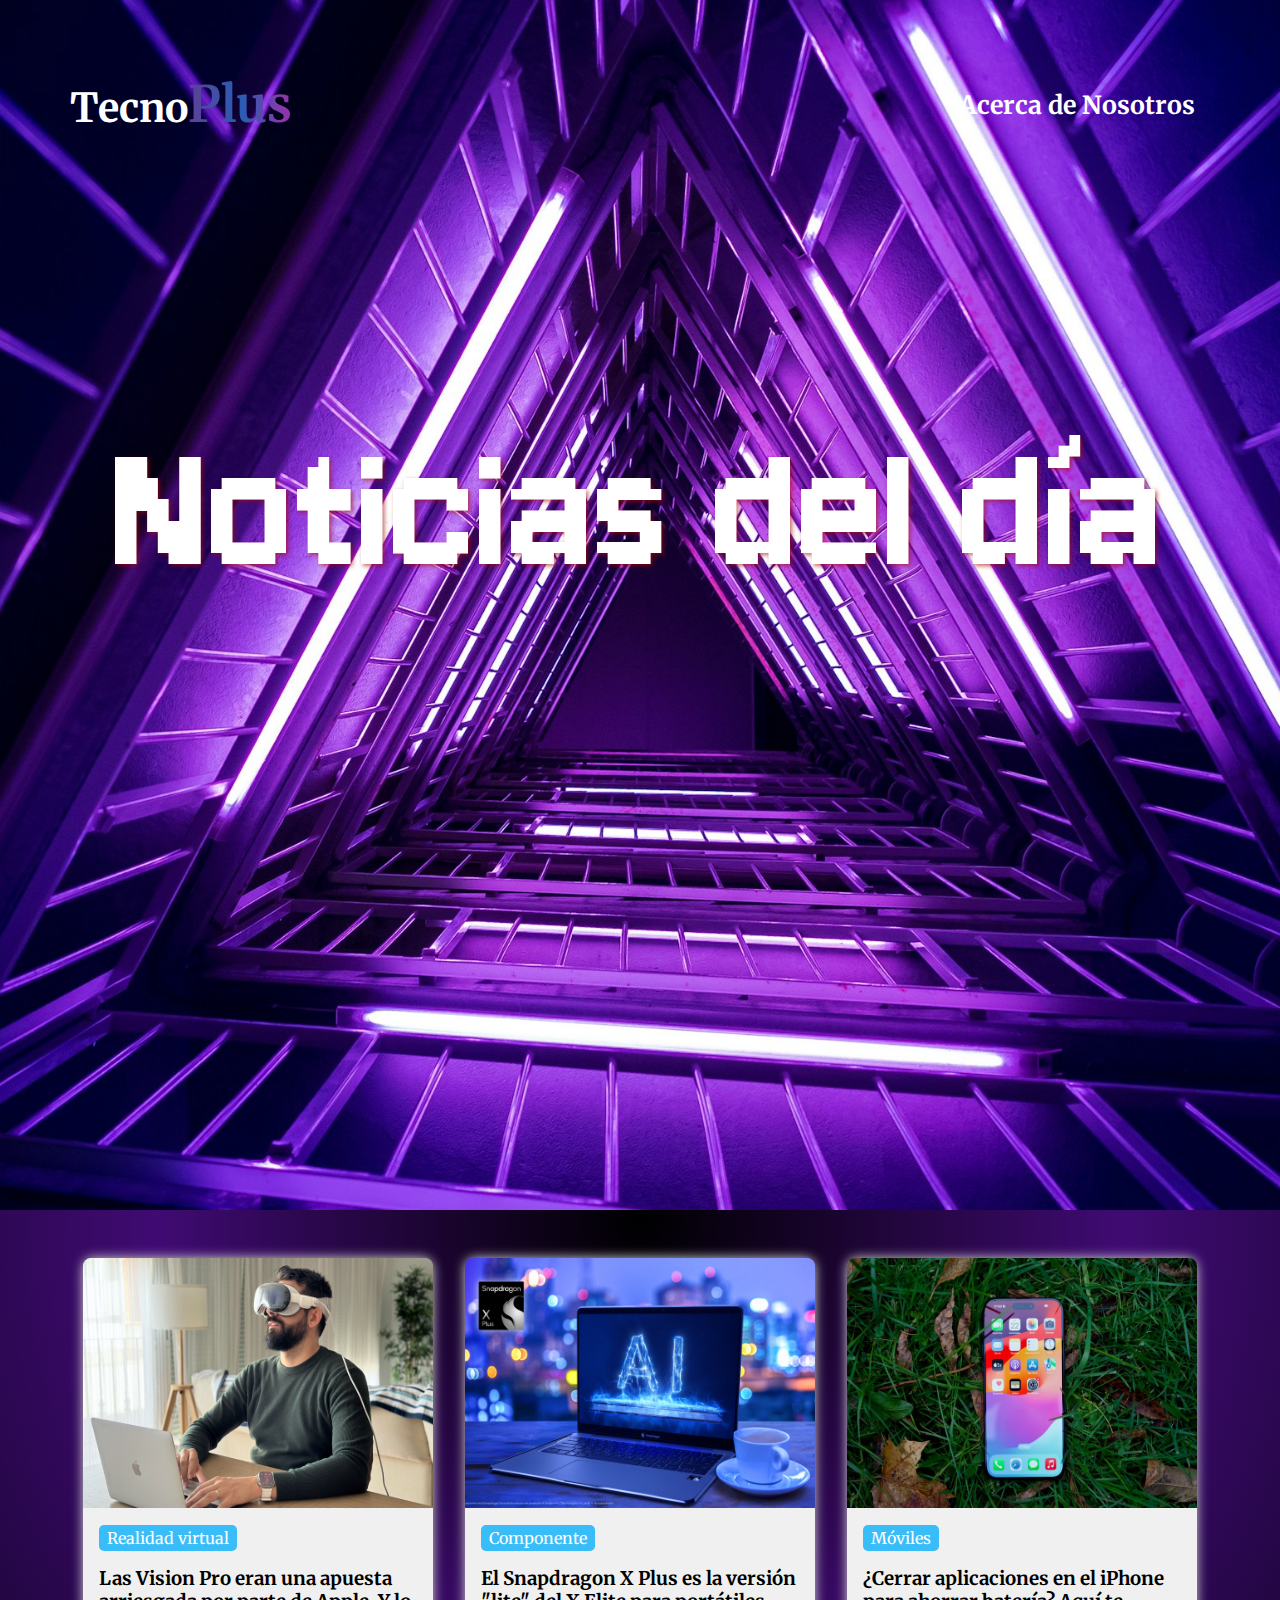
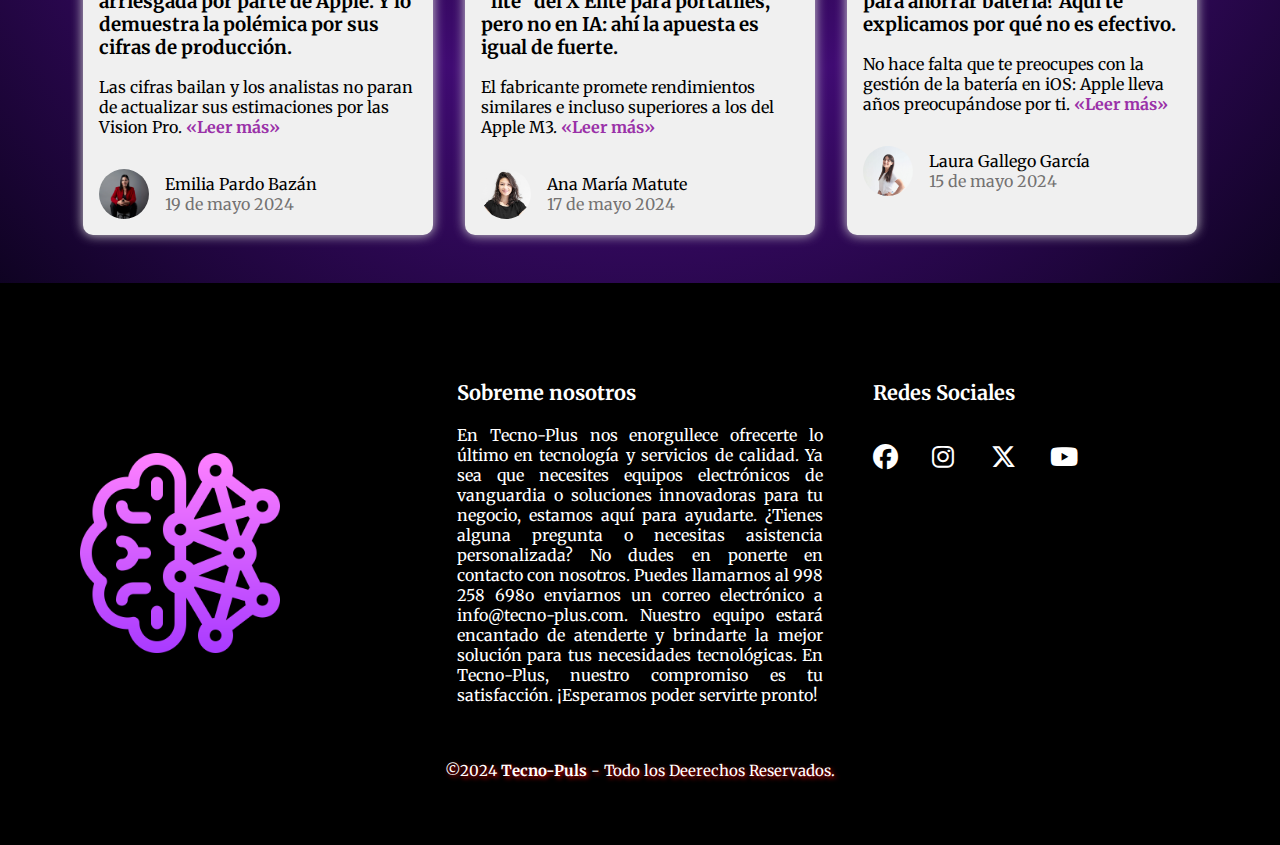
<file: index.html>
<!DOCTYPE html>
<html lang="es">

<head>
    <meta charset="UTF-8">
    <meta name="viewport" content="width=device-width, initial-scale=1.0">
    <link rel="stylesheet" href="styles.css">
    <link rel="icon" href="./img/navigation_9974937.png">
    <link rel="stylesheet" href="all.css">
    <title>TecnoPlus</title>
</head>

<body>
    <header class="encabezado">
        <nav>
            <h2 class="logo-web"><a href="index.html">Tecno<span id="plus">Plus</a></span></h2>
            <ul>
                <li class="seccion"><a href="AcercadeNosotros.html">Acerca de Nosotros</a></li>
            </ul>
        </nav>
        <div class="titulo-web">
            <h1>Noticias del día</h1>
        </div>
    </header>
    <div class="tarjeta-envoltorio">
        <article class="tarjeta">
            <header class="encabezado-tarjeta">
                <a href="./visionpro.html"><img src="./img/vision-pro.jpeg" alt="ia"></a>
            </header>
            <footer class="pie-tarjeta">
                <div class="categoria-tarjeta">
                    <span>Realidad virtual</span>
                </div>
                <div class="texto-tarjeta">
                    <h3>Las Vision Pro eran una apuesta arriesgada por parte de Apple. Y lo demuestra la polémica por sus cifras de producción.</h3>

                    <p>Las cifras bailan y los analistas no paran de actualizar sus estimaciones por las Vision Pro. <span class="texto-mas"><a href="./visionpro.html">&laquo;Leer más&raquo;</a></span></p>
                </div>
                <div class="perfil-tarjeta">
                    <div class="img-perfil-tarjeta">
                        <img src="./img/foto-perfil.webp" alt="img-perfil">
                    </div>
                    <div class="texto-perfil-tarjeta">
                        <span>Emilia Pardo Bazán</span>
                        <span>19 de mayo 2024</span>
                    </div>
                </div>
            </footer>
        </article>
        <article class="tarjeta">
            <header class="encabezado-tarjeta">
                <a href="./cpu.html"><img src="./img/portatiles-ia.jpeg" alt="ia"></a>
            </header>
            <footer class="pie-tarjeta">
                <div class="categoria-tarjeta">
                    <span>Componente</span>
                </div>
                <div class="texto-tarjeta">
                    <h3>El Snapdragon X Plus es la versión "lite" del X Elite para portátiles, pero no en IA: ahí la apuesta es igual de fuerte.</h3>
                    <p>El fabricante promete rendimientos similares e incluso superiores a los del Apple M3. <span class="texto-mas"><a href="./cpu.html">&laquo;Leer más&raquo;</a></span></p>
                </div>
                <div class="perfil-tarjeta">
                    <div class="img-perfil-tarjeta">
                        <img src="./img/perfil-2.jpg" alt="img-perfil">
                    </div>
                    <div class="texto-perfil-tarjeta">
                        <span>Ana María Matute</span>
                        <span>17 de mayo 2024</span>
                    </div>
                </div>
            </footer>
        </article>
        <article class="tarjeta">
            <header class="encabezado-tarjeta">
                <a href="./iphone.html"> <img src="./img/iphone.jpeg" alt="ia"></a>
            </header>
            <footer class="pie-tarjeta">
                <div class="categoria-tarjeta">
                    <span>Móviles</span>
                </div>
                <div class="texto-tarjeta">
                    <h3>¿Cerrar aplicaciones en el iPhone para ahorrar batería? Aquí te explicamos por qué no es efectivo.</h3>

                    <p>No hace falta que te preocupes con la gestión de la batería en iOS: Apple lleva años preocupándose por ti. <span class="texto-mas"><a href="./iphone.html">&laquo;Leer más&raquo;</a></span></p>
                </div>
                <div class="perfil-tarjeta">
                    <div class="img-perfil-tarjeta">
                        <img src="./img/perfil-3.png" alt="img-perfil">
                    </div>
                    <div class="texto-perfil-tarjeta">
                        <span>Laura Gallego García</span>
                        <span>15 de mayo 2024</span>
                    </div>
                </div>
            </footer>
        </article>
    </div>
    <footer class="pie-pagina">
        <div class="grupo-1">
            <div class="caja">
                <figure>
                    <a href="">
                        <img src="./img/navigation_9974937.png" alt="logo-tecno-plus">
                    </a>
                </figure>
            </div>
            <div class="caja">
                <h2>Sobreme nosotros</h2>
                <p class="texto-nosotros">En Tecno-Plus nos enorgullece ofrecerte lo último en tecnología y servicios de calidad. Ya sea que necesites equipos electrónicos de vanguardia o soluciones innovadoras para tu negocio, estamos aquí para ayudarte.

                    ¿Tienes alguna pregunta o necesitas asistencia personalizada? No dudes en ponerte en contacto con nosotros. Puedes llamarnos al 998 258 698o enviarnos un correo electrónico a info@tecno-plus.com. Nuestro equipo estará encantado de atenderte y brindarte la mejor solución para tus necesidades tecnológicas.
                    
                    En Tecno-Plus, nuestro compromiso es tu satisfacción. ¡Esperamos poder servirte pronto!</p>
            </div>
            <div class="caja">
                <h2>Redes Sociales</h2>
                <div class="redes-sociales">
                    <a href="https://www.facebook.com/Xataka/?locale=es_ES" target="_blank" class="icono-facebook"><i class="fa-brands fa-facebook"></i></a>
                    <a href="https://www.instagram.com/xataka/?hl=es" target="_blank" class="icono-instagram"><i class="fa-brands fa-instagram"></i></a>
                    <a href="https://twitter.com/xataka?ref_src=twsrc%5Egoogle%7Ctwcamp%5Eserp%7Ctwgr%5Eauthor" target="_blank" class="icono-twitter"><i class="fa-brands fa-x-twitter"></i></a>
                    <a href="https://www.youtube.com/@XatakaTV" target="_blank" class="icono-youtube"><i class="fa-brands fa-youtube"></i></a>
                </div>
            </div>
        </div>
        <div class="grupo-2">
            <small>&copy;2024 <b>Tecno-Puls</b> - Todo los Deerechos Reservados.</small>
        </div>
    </footer>
</body> 

</html>
</file>
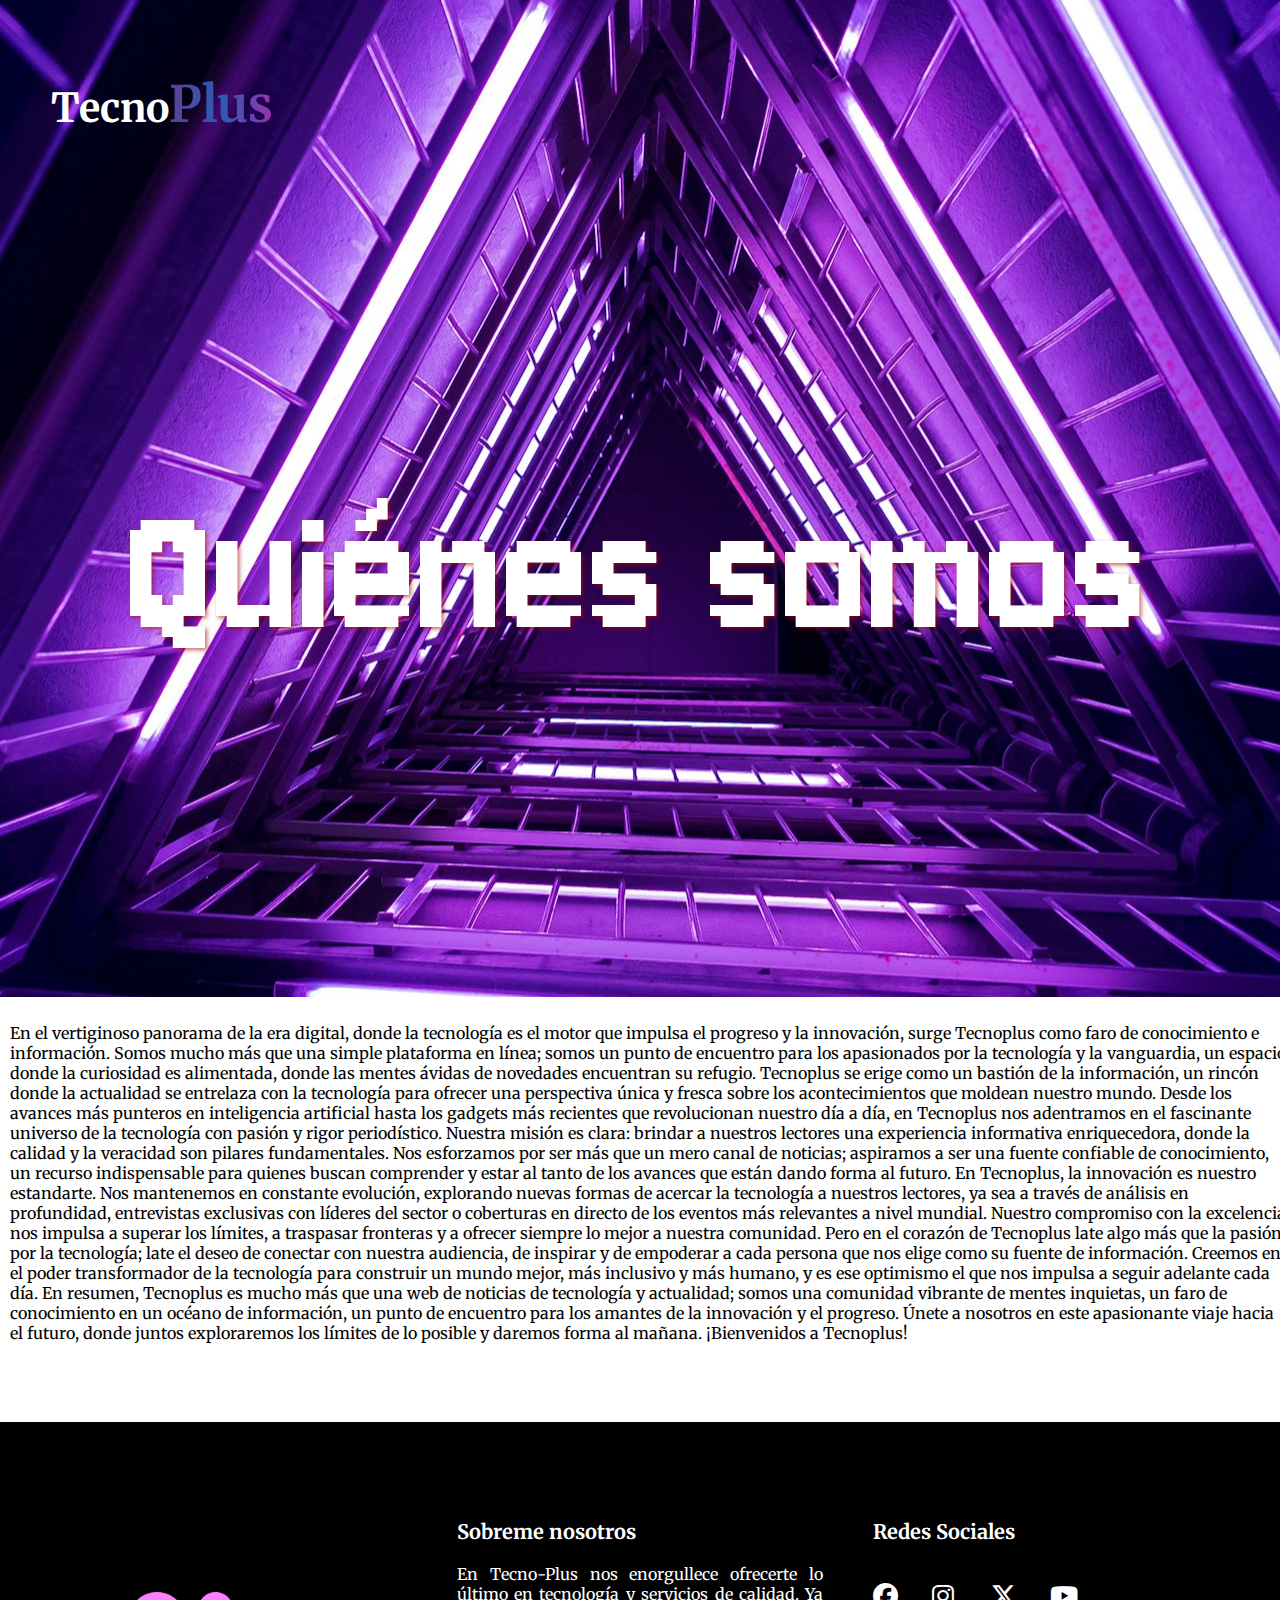
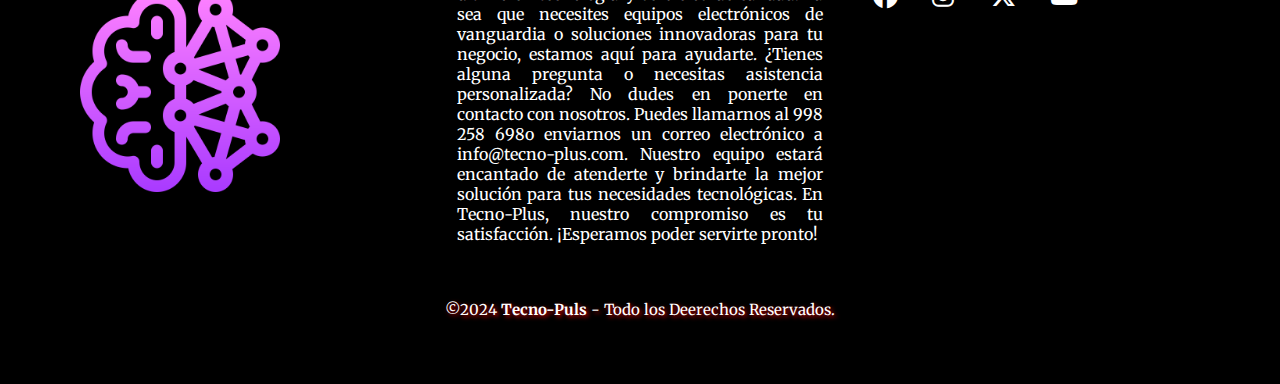
<file: AcercadeNosotros.html>
<!DOCTYPE html>
<html lang="es">
<head>
    <meta charset="UTF-8">
    <meta name="viewport" content="width=device-width, initial-scale=1.0">
    <link rel="stylesheet" href="styles2.css">
    <link rel="stylesheet" href="/all.css">
    <title>Document</title>
</head>
<body>
    <header> 
        <nav>
            <h2 class="logo-web"><a href="index.html">Tecno<span id="plus">Plus</a></span></h2>
        </nav>
        <h1 class="titulo-web">Quiénes somos</h1>
    </header>
    <div class="contenedor-texto">
        <p class="texto-presentacion">
            En el vertiginoso panorama de la era digital, donde la tecnología es el motor que impulsa el progreso y la innovación, surge Tecnoplus como faro de conocimiento e información. Somos mucho más que una simple plataforma en línea; somos un punto de encuentro para los apasionados por la tecnología y la vanguardia, un espacio donde la curiosidad es alimentada, donde las mentes ávidas de novedades encuentran su refugio.

            Tecnoplus se erige como un bastión de la información, un rincón donde la actualidad se entrelaza con la tecnología para ofrecer una perspectiva única y fresca sobre los acontecimientos que moldean nuestro mundo. Desde los avances más punteros en inteligencia artificial hasta los gadgets más recientes que revolucionan nuestro día a día, en Tecnoplus nos adentramos en el fascinante universo de la tecnología con pasión y rigor periodístico.

            Nuestra misión es clara: brindar a nuestros lectores una experiencia informativa enriquecedora, donde la calidad y la veracidad son pilares fundamentales. 
            
            Nos esforzamos por ser más que un mero canal de noticias; aspiramos a ser una fuente confiable de conocimiento, un recurso indispensable para quienes buscan comprender y estar al tanto de los avances que están dando forma al futuro.

            En Tecnoplus, la innovación es nuestro estandarte. Nos mantenemos en constante evolución, explorando nuevas formas de acercar la tecnología a nuestros lectores, ya sea a través de análisis en profundidad, entrevistas exclusivas con líderes del sector o coberturas en directo de los eventos más relevantes a nivel mundial. Nuestro compromiso con la excelencia nos impulsa a superar los límites, a traspasar fronteras y a ofrecer siempre lo mejor a nuestra comunidad.

            Pero en el corazón de Tecnoplus late algo más que la pasión por la tecnología; late el deseo de conectar con nuestra audiencia, de inspirar y de empoderar a cada persona que nos elige como su fuente de información. Creemos en el poder transformador de la tecnología para construir un mundo mejor, más inclusivo y más humano, y es ese optimismo el que nos impulsa a seguir adelante cada día.

            En resumen, Tecnoplus es mucho más que una web de noticias de tecnología y actualidad; somos una comunidad vibrante de mentes inquietas, un faro de conocimiento en un océano de información, un punto de encuentro para los amantes de la innovación y el progreso. Únete a nosotros en este apasionante viaje hacia el futuro, donde juntos exploraremos los límites de lo posible y daremos forma al mañana. ¡Bienvenidos a Tecnoplus!
        </p>
    </div>
        <footer class="pie-pagina">
            <div class="grupo-1">
                <div class="caja">
                    <figure>
                        <a href="">
                            <img src="./img/navigation_9974937.png" alt="logo-tecno-plus">
                        </a>
                    </figure>
                </div>
                <div class="caja">
                    <h2>Sobreme nosotros</h2>
                    <p>En Tecno-Plus nos enorgullece ofrecerte lo último en tecnología y servicios de calidad. Ya sea que necesites equipos electrónicos de vanguardia o soluciones innovadoras para tu negocio, estamos aquí para ayudarte.
    
                        ¿Tienes alguna pregunta o necesitas asistencia personalizada? No dudes en ponerte en contacto con nosotros. Puedes llamarnos al 998 258 698o enviarnos un correo electrónico a info@tecno-plus.com. Nuestro equipo estará encantado de atenderte y brindarte la mejor solución para tus necesidades tecnológicas.
                        
                        En Tecno-Plus, nuestro compromiso es tu satisfacción. ¡Esperamos poder servirte pronto!</p>
                </div>
                <div class="caja">
                    <h2>Redes Sociales</h2>
                    <div class="redes-sociales">
                        <a href="https://www.facebook.com/Xataka/?locale=es_ES" target="_blank" class="icono-facebook"><i class="fa-brands fa-facebook"></i></a>
                        <a href="https://www.instagram.com/xataka/?hl=es" target="_blank" class="icono-instagram"><i class="fa-brands fa-instagram"></i></a>
                        <a href="https://twitter.com/xataka?ref_src=twsrc%5Egoogle%7Ctwcamp%5Eserp%7Ctwgr%5Eauthor" target="_blank" class="icono-twitter"><i class="fa-brands fa-x-twitter"></i></a>
                        <a href="https://www.youtube.com/@XatakaTV" target="_blank" class="icono-youtube"><i class="fa-brands fa-youtube"></i></a>
                    </div>
                </div>
            </div>
            <div class="grupo-2">
                <small>&copy;2024 <b>Tecno-Puls</b> - Todo los Deerechos Reservados.</small>
            </div>
        </footer>
</body>
</html>
</file>
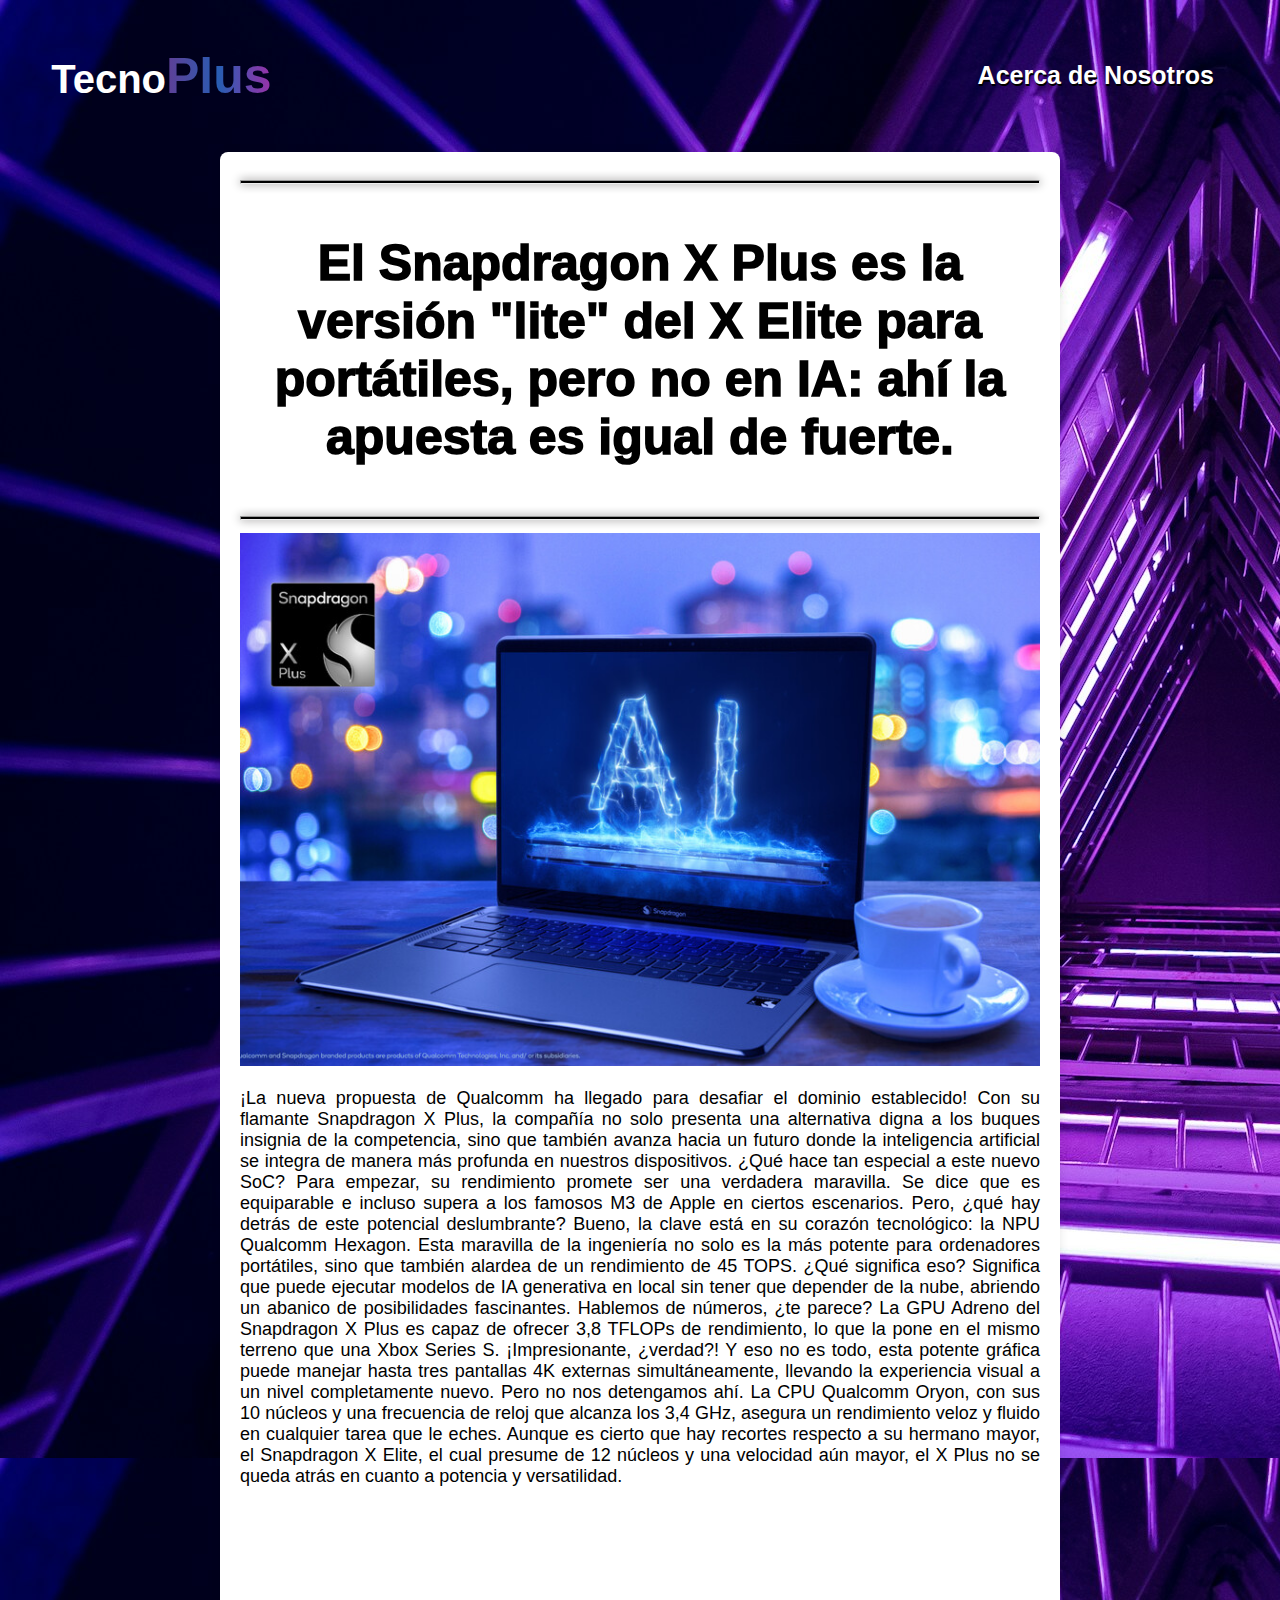
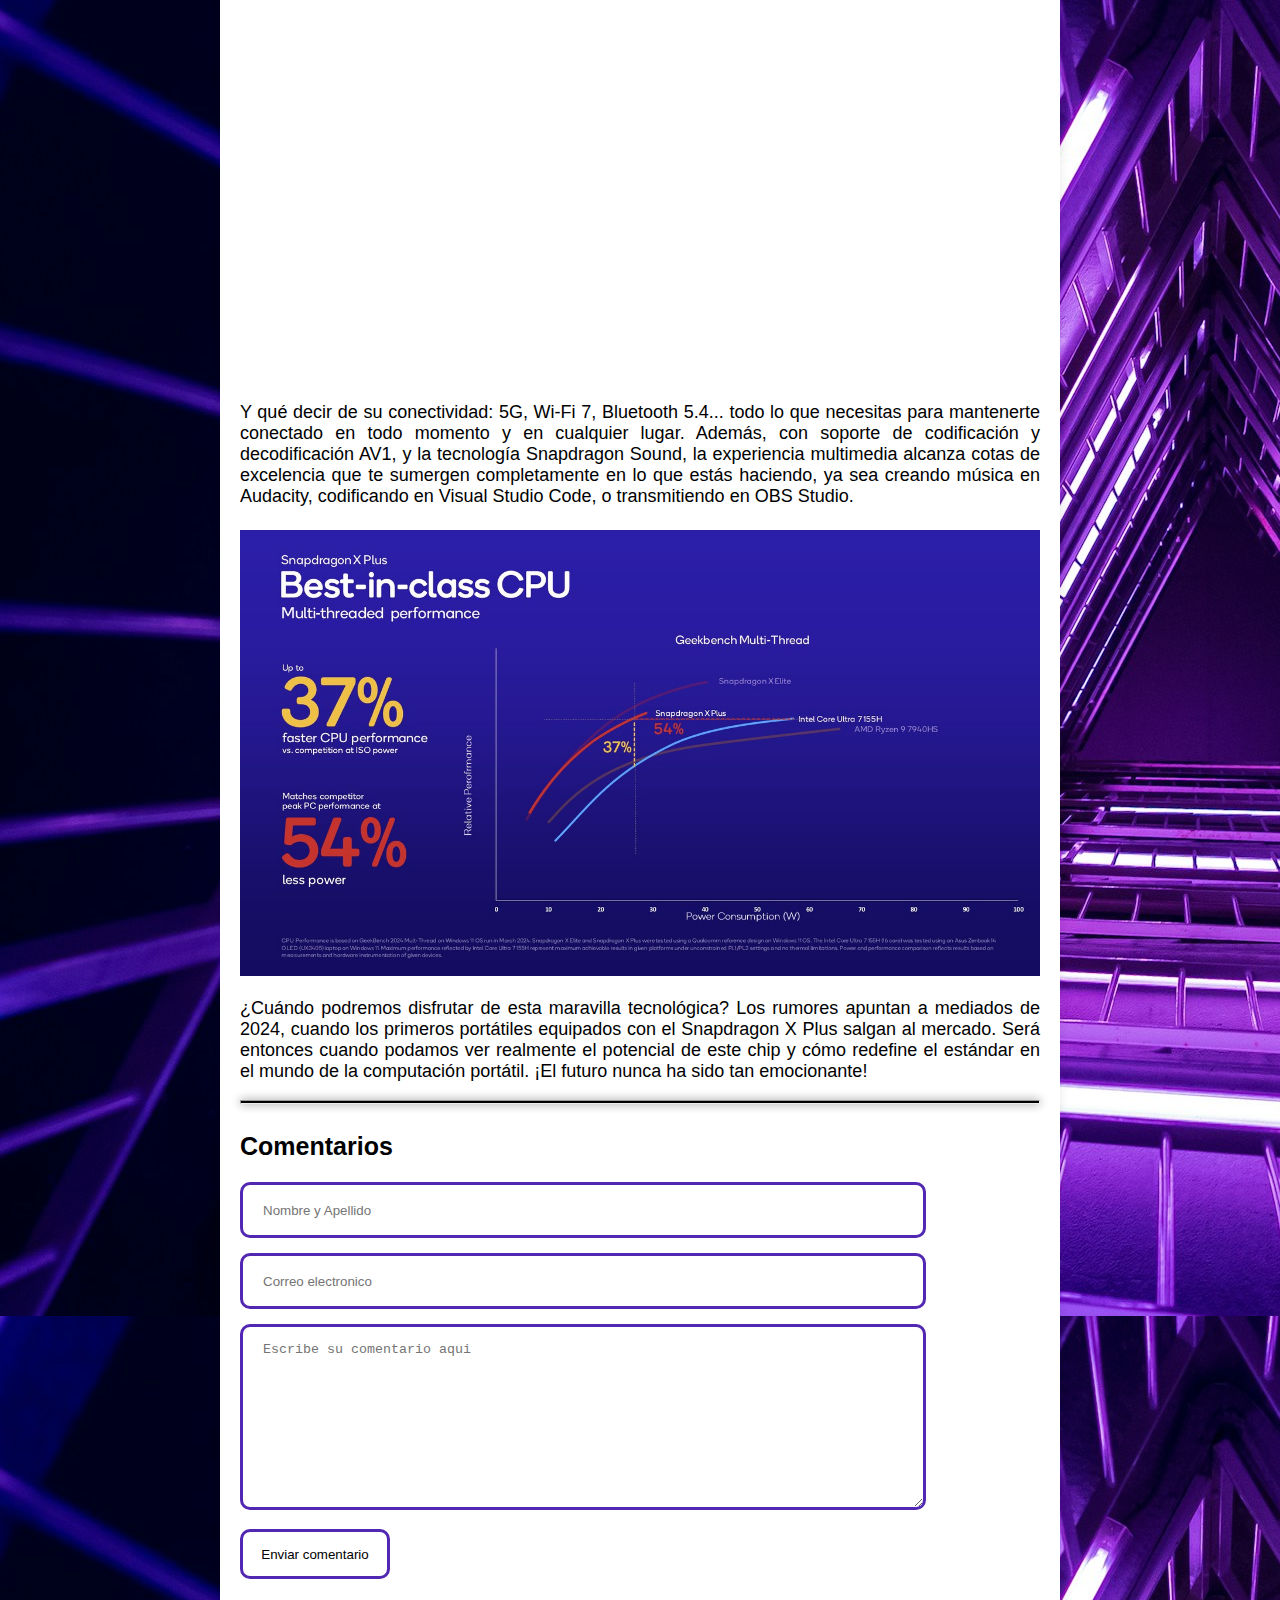
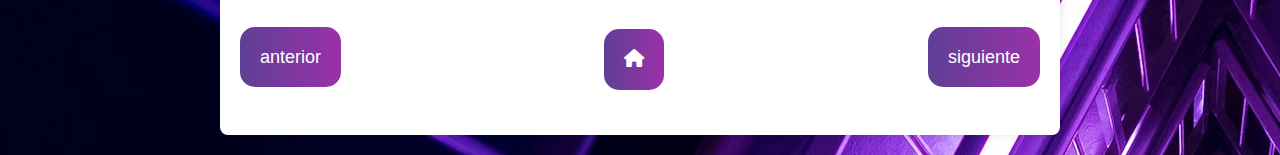
<file: cpu.html>
<!DOCTYPE html>
<html lang="es">
<head>
    <meta charset="UTF-8">
    <meta name="viewport" content="width=device-width, initial-scale=1.0">
    <link rel="stylesheet" href="./cpu.css">
    <link rel="stylesheet" href="/all.css">
    <title>Document</title>
</head>

<body>
    <header>
        <nav>
            <h1 class="logo-web"><a href="index.html">Tecno<span id="plus">Plus</a></span></h1>
            <ul>
                <li class="seccion"><a href="AcercadeNosotros.html">Acerca de Nosotros</a></li>
            </ul>
        </nav>
    </header>
    <div class="contenedor">
        <hr class="liena">
        <h3>El Snapdragon X Plus es la versión "lite" del X Elite para portátiles, pero no en IA: ahí la apuesta es igual de fuerte.</h3>
        <hr class="liena">
        <img class="portada-news" src="./img/portatiles-ia.jpeg" alt="">
        <p>¡La nueva propuesta de Qualcomm ha llegado para desafiar el dominio establecido! Con su flamante Snapdragon X Plus, la compañía no solo presenta una alternativa digna a los buques insignia de la competencia, sino que también avanza hacia un futuro donde la inteligencia artificial se integra de manera más profunda en nuestros dispositivos.
            
            ¿Qué hace tan especial a este nuevo SoC? Para empezar, su rendimiento promete ser una verdadera maravilla. Se dice que es equiparable e incluso supera a los famosos M3 de Apple en ciertos escenarios. Pero, ¿qué hay detrás de este potencial deslumbrante? Bueno, la clave está en su corazón tecnológico: la NPU Qualcomm Hexagon. Esta maravilla de la ingeniería no solo es la más potente para ordenadores portátiles, sino que también alardea de un rendimiento de 45 TOPS. ¿Qué significa eso? Significa que puede ejecutar modelos de IA generativa en local sin tener que depender de la nube, abriendo un abanico de posibilidades fascinantes.
            
            Hablemos de números, ¿te parece? La GPU Adreno del Snapdragon X Plus es capaz de ofrecer 3,8 TFLOPs de rendimiento, lo que la pone en el mismo terreno que una Xbox Series S. ¡Impresionante, ¿verdad?! Y eso no es todo, esta potente gráfica puede manejar hasta tres pantallas 4K externas simultáneamente, llevando la experiencia visual a un nivel completamente nuevo.
            
            Pero no nos detengamos ahí. La CPU Qualcomm Oryon, con sus 10 núcleos y una frecuencia de reloj que alcanza los 3,4 GHz, asegura un rendimiento veloz y fluido en cualquier tarea que le eches. Aunque es cierto que hay recortes respecto a su hermano mayor, el Snapdragon X Elite, el cual presume de 12 núcleos y una velocidad aún mayor, el X Plus no se queda atrás en cuanto a potencia y versatilidad.</p>
            
            <div class="video-news">
                <iframe width="860" height="415" src="https://www.youtube.com/embed/kVPO5jpLbc8?si=VQGNlclrt41IO-c5" title="YouTube video player" frameborder="0" allow="accelerometer; autoplay; clipboard-write; encrypted-media; gyroscope; picture-in-picture; web-share" referrerpolicy="strict-origin-when-cross-origin" allowfullscreen></iframe>
            </div>
            
            <p>Y qué decir de su conectividad: 5G, Wi-Fi 7, Bluetooth 5.4... todo lo que necesitas para mantenerte conectado en todo momento y en cualquier lugar. Además, con soporte de codificación y decodificación AV1, y la tecnología Snapdragon Sound, la experiencia multimedia alcanza cotas de excelencia que te sumergen completamente en lo que estás haciendo, ya sea creando música en Audacity, codificando en Visual Studio Code, o transmitiendo en OBS Studio.</p>
            <img class="portada-news" src="./img/test-cpu.jpeg" alt="">
            <p>¿Cuándo podremos disfrutar de esta maravilla tecnológica? Los rumores apuntan a mediados de 2024, cuando los primeros portátiles equipados con el Snapdragon X Plus salgan al mercado. Será entonces cuando podamos ver realmente el potencial de este chip y cómo redefine el estándar en el mundo de la computación portátil. ¡El futuro nunca ha sido tan emocionante!</p>
        


        <hr class="liena">
        <div class="contenedor-comentarios">
            <div class="caja-comentarios">
                <h2>Comentarios</h2>
                <form action="#">
                    <input type="text" name="nombre-completo" placeholder="Nombre y Apellido">
                    <input type="email" name="usuari-email" placeholder="Correo electronico">
                    <textarea name="texto-comentar" cols="35" rows="15" placeholder="Escribe su comentario aqui"></textarea>
                    <button type="Enviar">Enviar comentario</button>
                </form>
            </div>
        </div>
        <div class="botones">
            <p><a href="./visionpro.html">anterior</a></p>
            <a href="./index.html"><i class="fa-solid fa-house"></i></a>
            <p><a href="./iphone.html">siguiente</a></p>
        </div>
    </div>
</body>

</html>
</html>
</file>
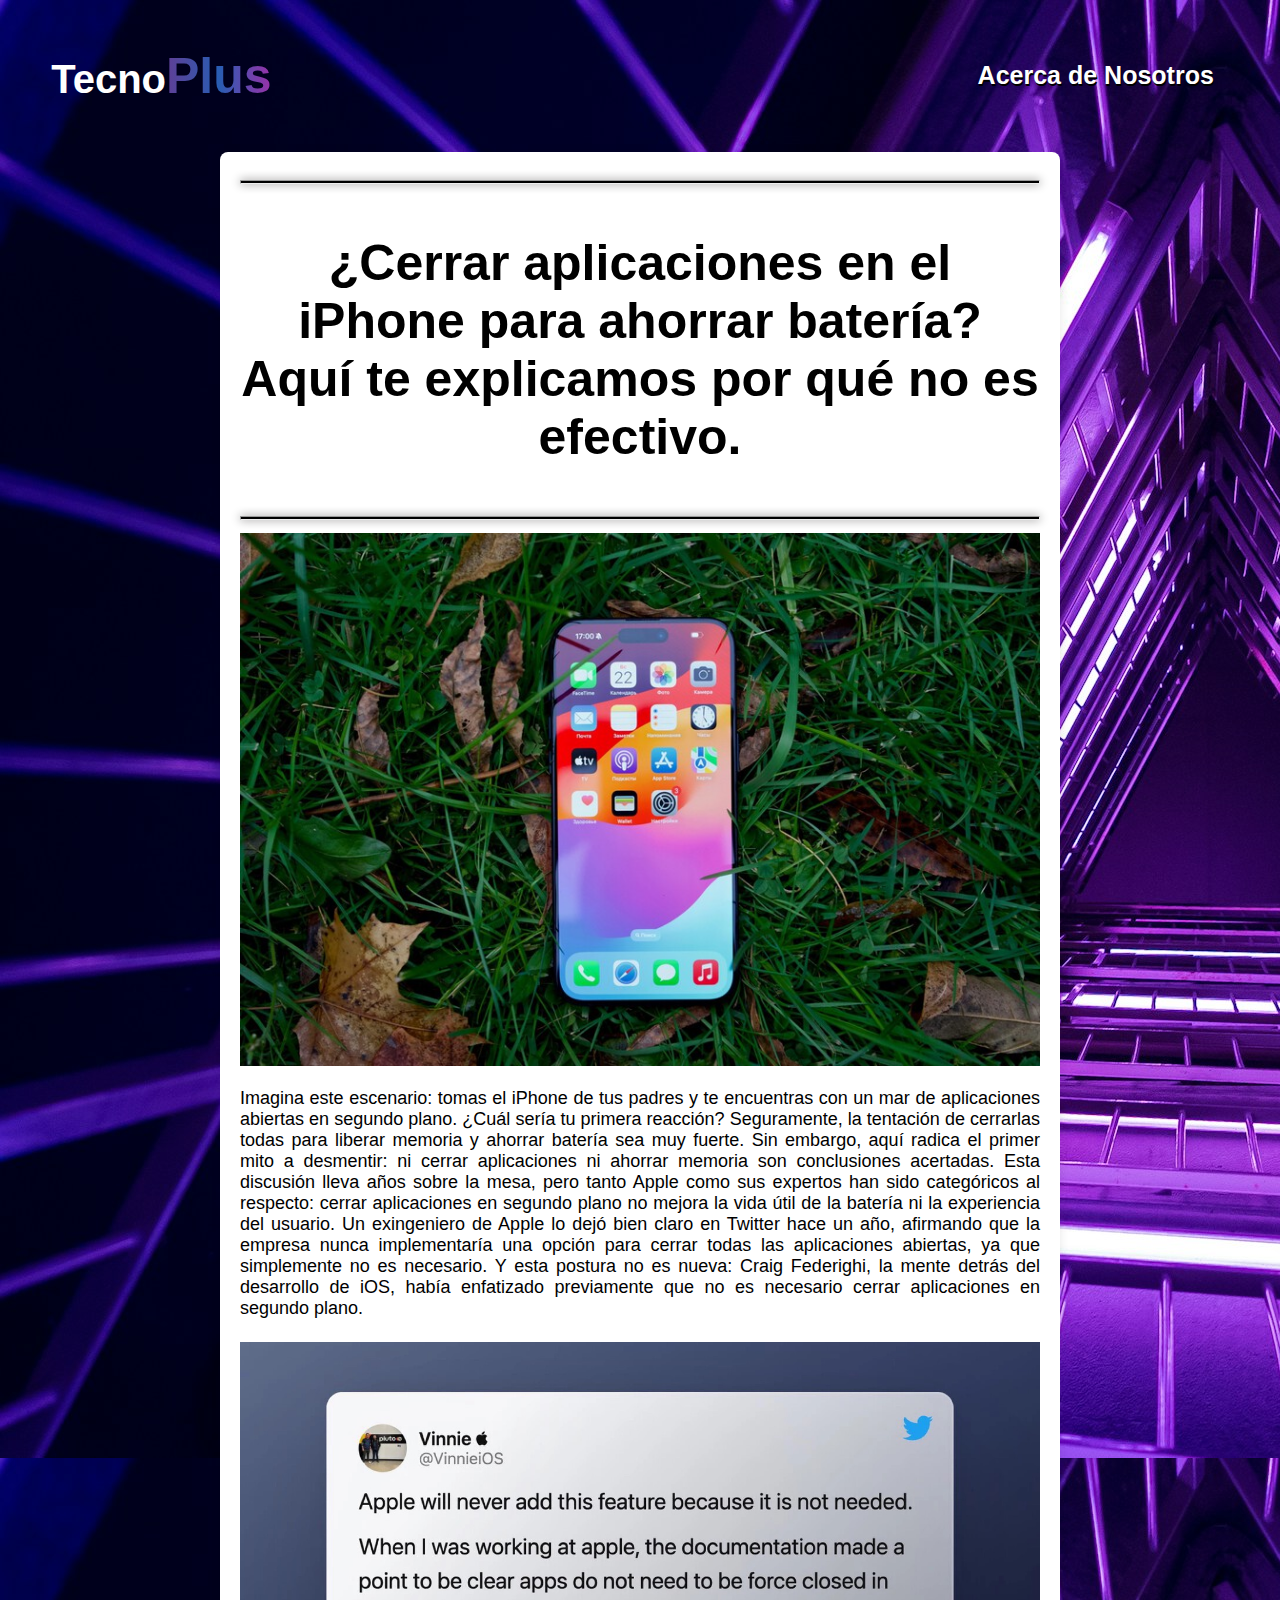
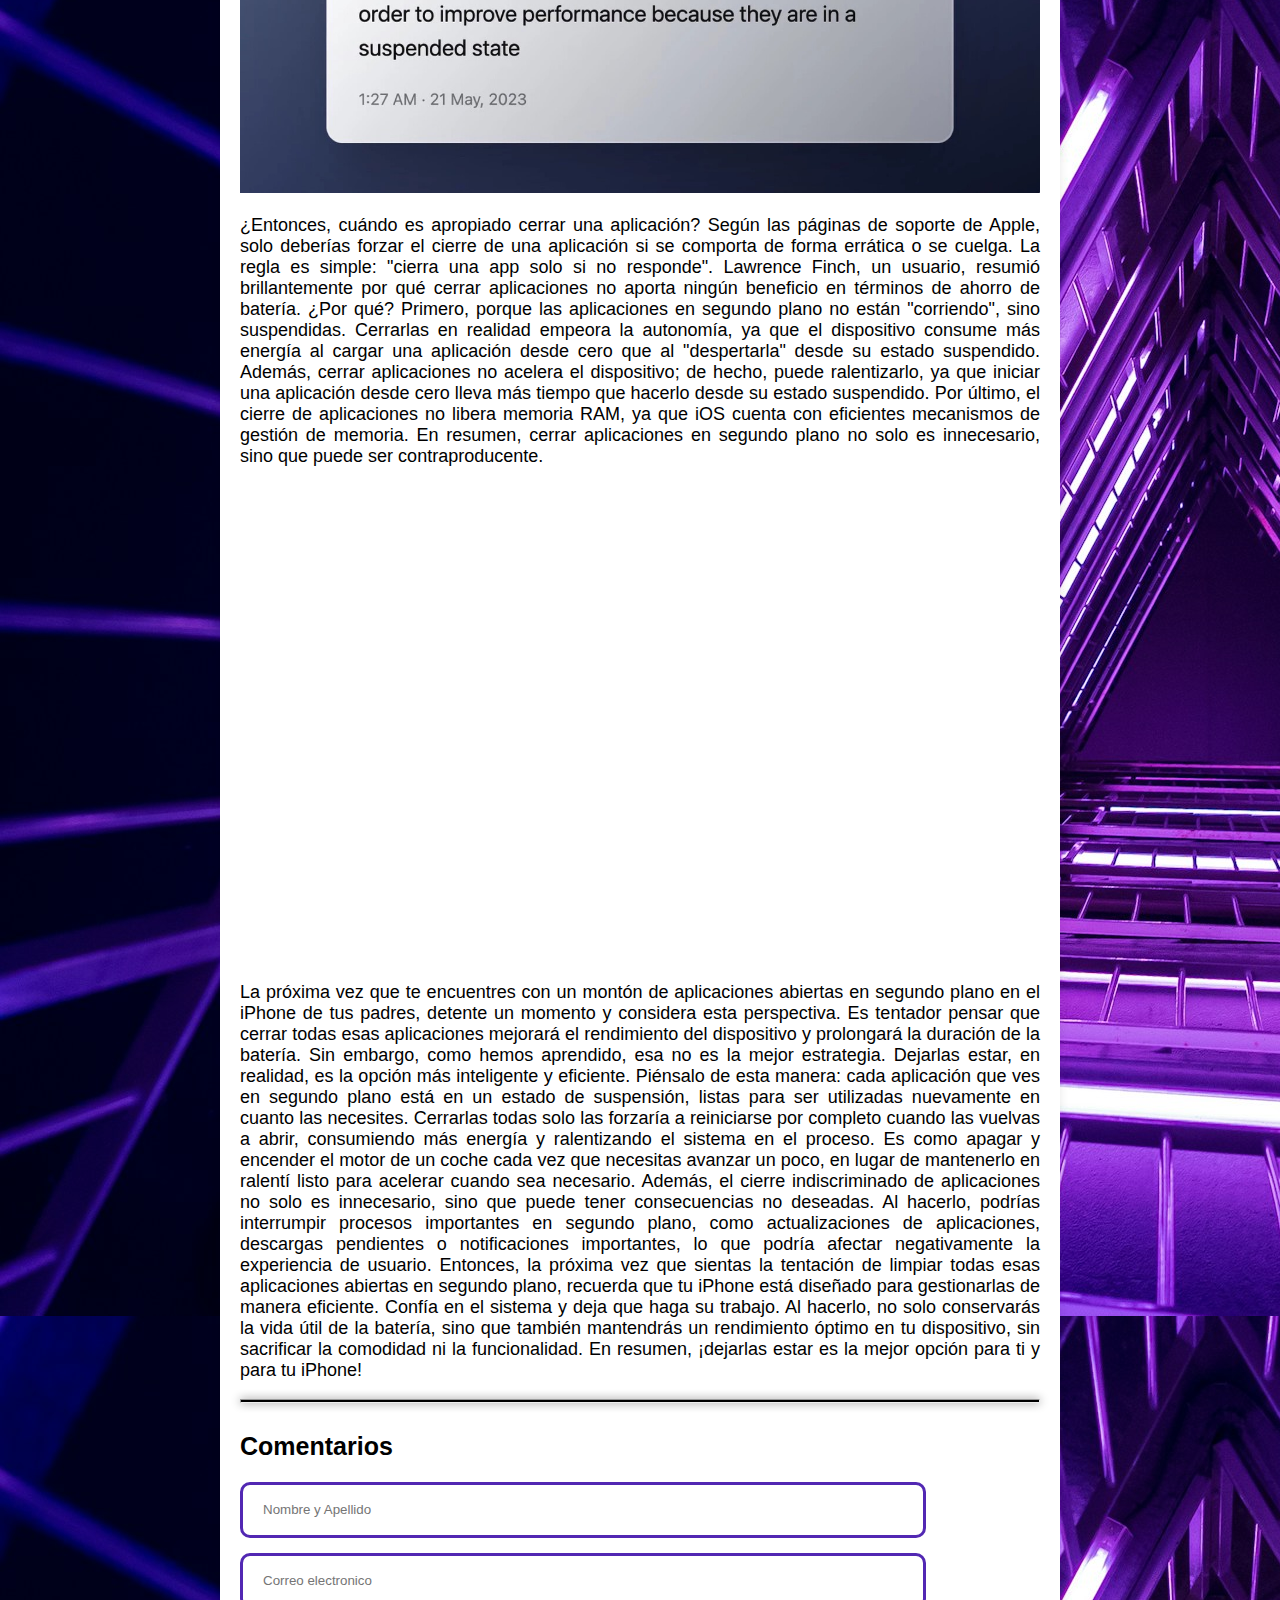
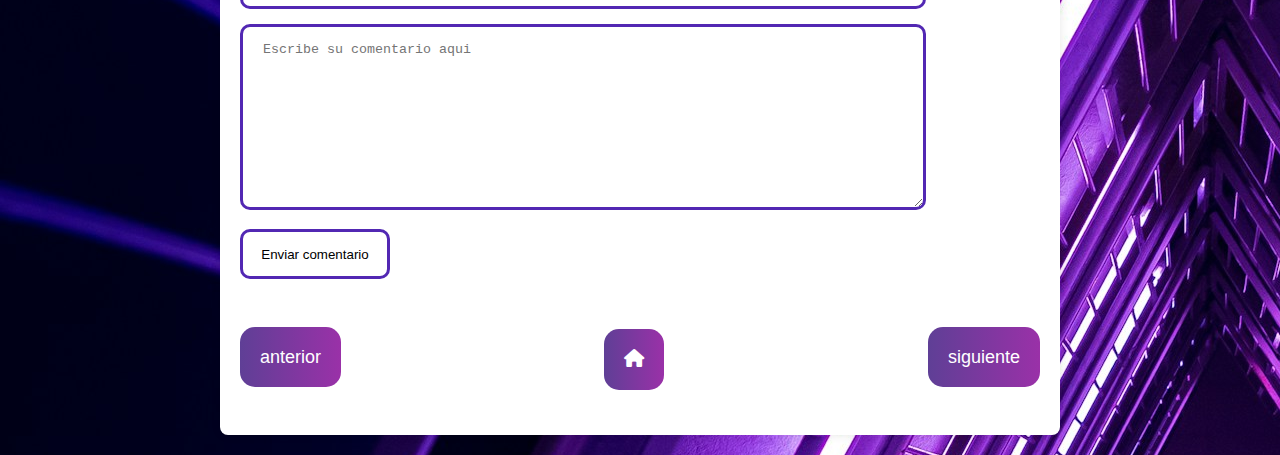
<file: iphone.html>
<!DOCTYPE html>
<html lang="es">
<head>
    <meta charset="UTF-8">
    <meta name="viewport" content="width=device-width, initial-scale=1.0">
    <link rel="stylesheet" href="./iphone.css">
    <link rel="stylesheet" href="/all.css">
    <title>Document</title>
</head>

<body>
    <header>
        <nav>
            <h1 class="logo-web"><a href="index.html">Tecno<span id="plus">Plus</a></span></h1>
            <ul>
                <li class="seccion"><a href="AcercadeNosotros.html">Acerca de Nosotros</a></li>
            </ul>
        </nav>
    </header>
    <div class="contenedor">
        <hr class="liena">
        <h3>¿Cerrar aplicaciones en el iPhone para ahorrar batería? Aquí te explicamos por qué no es efectivo.</h3>
        <hr class="liena">
        <img class="portada-news" src="./img/iphone.jpeg" alt="">
        <p>Imagina este escenario: tomas el iPhone de tus padres y te encuentras con un mar de aplicaciones abiertas en segundo plano. ¿Cuál sería tu primera reacción? Seguramente, la tentación de cerrarlas todas para liberar memoria y ahorrar batería sea muy fuerte. Sin embargo, aquí radica el primer mito a desmentir: ni cerrar aplicaciones ni ahorrar memoria son conclusiones acertadas. Esta discusión lleva años sobre la mesa, pero tanto Apple como sus expertos han sido categóricos al respecto: cerrar aplicaciones en segundo plano no mejora la vida útil de la batería ni la experiencia del usuario.

            Un exingeniero de Apple lo dejó bien claro en Twitter hace un año, afirmando que la empresa nunca implementaría una opción para cerrar todas las aplicaciones abiertas, ya que simplemente no es necesario. Y esta postura no es nueva: Craig Federighi, la mente detrás del desarrollo de iOS, había enfatizado previamente que no es necesario cerrar aplicaciones en segundo plano.</p>
            <img class="portada-news" src="./img/twitter-appel.jpeg" alt="">
            <p>¿Entonces, cuándo es apropiado cerrar una aplicación? Según las páginas de soporte de Apple, solo deberías forzar el cierre de una aplicación si se comporta de forma errática o se cuelga. La regla es simple: "cierra una app solo si no responde".

                Lawrence Finch, un usuario, resumió brillantemente por qué cerrar aplicaciones no aporta ningún beneficio en términos de ahorro de batería. ¿Por qué? Primero, porque las aplicaciones en segundo plano no están "corriendo", sino suspendidas. Cerrarlas en realidad empeora la autonomía, ya que el dispositivo consume más energía al cargar una aplicación desde cero que al "despertarla" desde su estado suspendido. Además, cerrar aplicaciones no acelera el dispositivo; de hecho, puede ralentizarlo, ya que iniciar una aplicación desde cero lleva más tiempo que hacerlo desde su estado suspendido. Por último, el cierre de aplicaciones no libera memoria RAM, ya que iOS cuenta con eficientes mecanismos de gestión de memoria. En resumen, cerrar aplicaciones en segundo plano no solo es innecesario, sino que puede ser contraproducente.</p> 
            <div class="video-news">
                <iframe width="860" height="415" src="https://www.youtube.com/embed/wfRmAi7aaTs?si=vvpWTOK4u-B1HH8c" title="YouTube video player" frameborder="0" allow="accelerometer; autoplay; clipboard-write; encrypted-media; gyroscope; picture-in-picture; web-share" referrerpolicy="strict-origin-when-cross-origin" allowfullscreen></iframe>
            </div>
            
            <p>La próxima vez que te encuentres con un montón de aplicaciones abiertas en segundo plano en el iPhone de tus padres, detente un momento y considera esta perspectiva. Es tentador pensar que cerrar todas esas aplicaciones mejorará el rendimiento del dispositivo y prolongará la duración de la batería. Sin embargo, como hemos aprendido, esa no es la mejor estrategia. Dejarlas estar, en realidad, es la opción más inteligente y eficiente.

                Piénsalo de esta manera: cada aplicación que ves en segundo plano está en un estado de suspensión, listas para ser utilizadas nuevamente en cuanto las necesites. Cerrarlas todas solo las forzaría a reiniciarse por completo cuando las vuelvas a abrir, consumiendo más energía y ralentizando el sistema en el proceso. Es como apagar y encender el motor de un coche cada vez que necesitas avanzar un poco, en lugar de mantenerlo en ralentí listo para acelerar cuando sea necesario.
                
                Además, el cierre indiscriminado de aplicaciones no solo es innecesario, sino que puede tener consecuencias no deseadas. Al hacerlo, podrías interrumpir procesos importantes en segundo plano, como actualizaciones de aplicaciones, descargas pendientes o notificaciones importantes, lo que podría afectar negativamente la experiencia de usuario.
                
                Entonces, la próxima vez que sientas la tentación de limpiar todas esas aplicaciones abiertas en segundo plano, recuerda que tu iPhone está diseñado para gestionarlas de manera eficiente. Confía en el sistema y deja que haga su trabajo. Al hacerlo, no solo conservarás la vida útil de la batería, sino que también mantendrás un rendimiento óptimo en tu dispositivo, sin sacrificar la comodidad ni la funcionalidad. En resumen, ¡dejarlas estar es la mejor opción para ti y para tu iPhone!</p>
        


        <hr class="liena">
        <div class="contenedor-comentarios">
            <div class="caja-comentarios">
                <h2>Comentarios</h2>
                <form action="#">
                    <input type="text" name="nombre-completo" placeholder="Nombre y Apellido">
                    <input type="email" name="usuari-email" placeholder="Correo electronico">
                    <textarea name="texto-comentar" cols="35" rows="15" placeholder="Escribe su comentario aqui"></textarea>
                    <button type="Enviar">Enviar comentario</button>
                </form>
            </div>
        </div>
        <div class="botones">
            <p><a href="./cpu.html">anterior</a></p>
            <a href="./index.html"><i class="fa-solid fa-house"></i></a>
            <p><a href="./visionpro.html">siguiente</a></p>
        </div>
    </div>
</body>
</html>
</file>
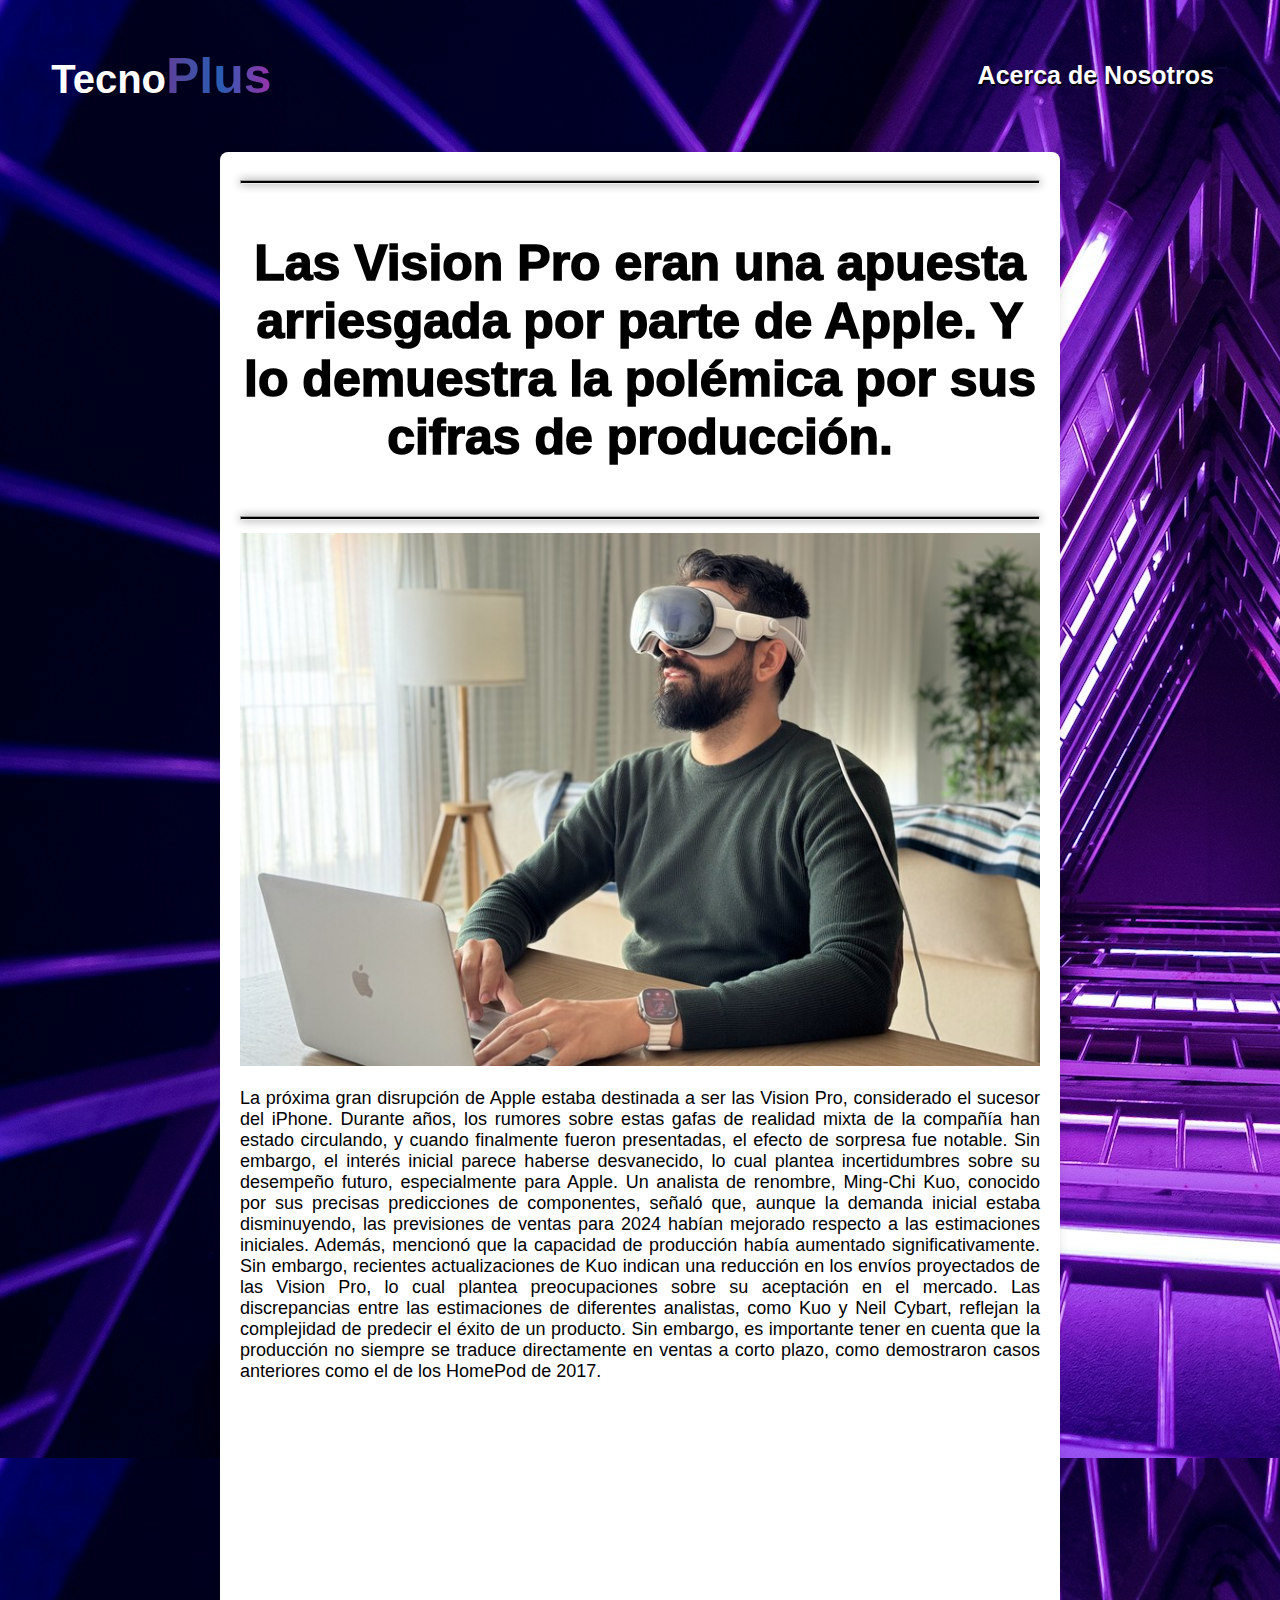
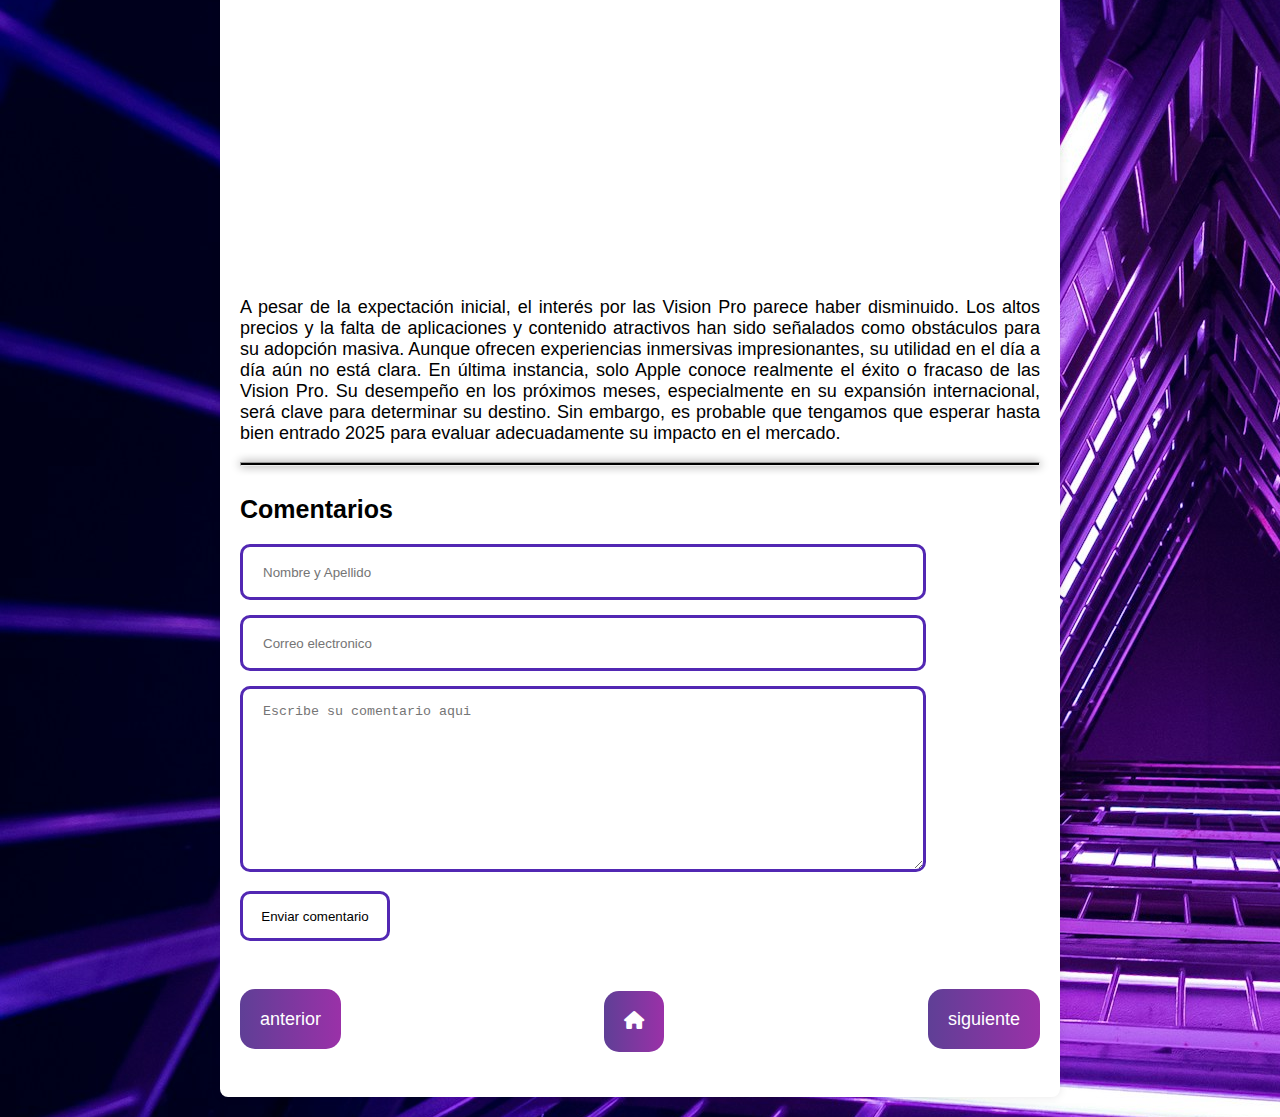
<file: visionpro.html>
<!DOCTYPE html>
<html lang="es">

<head>
    <meta charset="UTF-8">
    <meta name="viewport" content="width=device-width, initial-scale=1.0">
    <link rel="stylesheet" href="./visionpro.css">
    <link rel="stylesheet" href="./all.css">
    <title>Document</title>
</head>

<body>
    <header>
        <nav>
            <h1 class="logo-web"><a href="index.html">Tecno<span id="plus">Plus</a></span></h1>
            <ul>
                <li class="seccion"><a href="AcercadeNosotros.html">Acerca de Nosotros</a></li>
            </ul>
        </nav>
    </header>
    <div class="contenedor">
        <hr class="liena">
        <h3>Las Vision Pro eran una apuesta arriesgada por parte de Apple. Y lo demuestra la polémica por sus cifras de
            producción.</h3>
        <hr class="liena">
        <img class="portada-news" src="./img/vision-pro.jpeg" alt="">
        <p>La próxima gran disrupción de Apple estaba destinada a ser las Vision Pro, considerado el sucesor del iPhone.
            Durante años, los rumores sobre estas gafas de realidad mixta de la compañía han estado circulando, y cuando
            finalmente fueron presentadas, el efecto de sorpresa fue notable. Sin embargo, el interés inicial parece
            haberse desvanecido, lo cual plantea incertidumbres sobre su desempeño futuro, especialmente para Apple.

            Un analista de renombre, Ming-Chi Kuo, conocido por sus precisas predicciones de componentes, señaló que,
            aunque la demanda inicial estaba disminuyendo, las previsiones de ventas para 2024 habían mejorado respecto
            a las estimaciones iniciales. Además, mencionó que la capacidad de producción había aumentado
            significativamente. Sin embargo, recientes actualizaciones de Kuo indican una reducción en los envíos
            proyectados de las Vision Pro, lo cual plantea preocupaciones sobre su aceptación en el mercado.

            Las discrepancias entre las estimaciones de diferentes analistas, como Kuo y Neil Cybart, reflejan la
            complejidad de predecir el éxito de un producto. Sin embargo, es importante tener en cuenta que la
            producción no siempre se traduce directamente en ventas a corto plazo, como demostraron casos anteriores
            como el de los HomePod de 2017.</p>
            
            <div class="video-news">
                <iframe width="860" height="415" src="https://www.youtube.com/embed/_xh7exUjamk?si=Qm2ajU3-561uL2S3"
                title="YouTube video player" frameborder="0"
                allow="accelerometer; autoplay; clipboard-write; encrypted-media; gyroscope; picture-in-picture; web-share"
                referrerpolicy="strict-origin-when-cross-origin" allowfullscreen></iframe>
            </div>
            
            <p>A pesar de la expectación inicial, el interés por las Vision Pro parece haber disminuido.
                Los altos precios y la falta de aplicaciones y contenido atractivos han sido señalados como obstáculos para su
                adopción masiva.
    
                Aunque ofrecen experiencias inmersivas impresionantes, su utilidad en el día a día aún no está
                clara. En última instancia, solo Apple conoce realmente el éxito o fracaso de las Vision Pro. Su desempeño en los próximos meses, especialmente en su expansión internacional, será clave para determinar su destino. Sin embargo, es probable que tengamos que esperar hasta bien entrado 2025 para evaluar adecuadamente su impacto en el mercado.</p>
        


        <hr class="liena">
        <div class="contenedor-comentarios">
            <div class="caja-comentarios">
                <h2>Comentarios</h2>
                <form action="#">
                    <input type="text" name="nombre-completo" placeholder="Nombre y Apellido">
                    <input type="email" name="usuari-email" placeholder="Correo electronico">
                    <textarea name="texto-comentar" cols="35" rows="15" placeholder="Escribe su comentario aqui"></textarea>
                    <button type="Enviar">Enviar comentario</button>
                </form>
            </div>
        </div>
        <div class="botones">
            <p><a href="./iphone.html">anterior</a></p>
            <a href="./index.html"><i class="fa-solid fa-house"></i></a>
            <p><a href="./cpu.html">siguiente</a></p>
        </div>
    </div>
</body>

</html>
</file>
<file: styles.css>
@import url("https://fonts.googleapis.com/css2?family=Merriweather:ital,wght@0,300;0,400;0,700;0,900;1,300;1,400;1,700;1,900&family=Noto+Sans:ital,wght@0,100;0,300;0,400;0,700;0,900;1,100;1,300;1,400;1,700;1,900&display=swap");
@import url('https://fonts.googleapis.com/css2?family=Jersey+10&display=swap');

body {
  font-family: "Merriweather";
  background: radial-gradient(circle, rgba(0,0,0,1) 0%, rgba(59,5,111,0.9780287114845938) 35%, rgba(5,1,18,1) 73%);
  margin: 0;
  padding: 0;
}
/*======================Parte de inicio navegacion de secciones y encabezado======================*/
nav {
  display: flex;
  align-items: center;
  justify-content: space-between;
  padding-top: 20px;
  padding-left: 4%;
  padding-right: 4%;
  font-weight: bold;
}

.logo-web {
  color: white;
  font-size: 40px;
  cursor: pointer;
  transition: 0.33s ease-in-out;
}

.logo-web:hover {
  display: inline-block;
  transform: scale(1.1);
}

ul li {
  display: inline-block;
  padding: 0px 15px;
  font-size: 20px;
  cursor: pointer;
}

a {
  color: white;
  text-decoration: none;
}

.encabezado {
  min-height: 130vh;
  background-image: url(./img/banner.jpg);
  background-size: cover;
  background-position: center;
  padding: 20px
}

#plus {
  color: aqua;
  font-size: 50px;
  background: linear-gradient(to right, #5f3f96, #285db3, #9a31a8);
  background-size: cover;
  -webkit-background-clip: text;
  background-clip: text;
  -webkit-text-fill-color: transparent;
}

.titulo-web {
  display: flex;
  text-align: center;
  justify-content: center;
  margin-top: 100px
}

.titulo-web h1 {
  color: white;
  font-size: 200px;
  text-shadow: 2px 2px 4px rgba(163, 8, 8, 0.611);
  font-family:"Jersey 10", sans-serif;
  font-weight: 500;
  font-style: normal;
}

.seccion a {
  cursor: pointer;
  transition: 0.33s ease-in-out;
  font-size: 25px;
}

.seccion a:hover {
  display: inline-block;
  transform: scale(1.1);
  background: linear-gradient(to right, #5f3f96, #285db3, #9a31a8);
  background-color: white;
  padding: 10px 10px;
  border-radius: 10px;
}
/* Parte final de navegacion de secciones y encabezado */

/*====================== Comienzo del contenido principal de la página web inicial ======================*/
img{
  max-width: 100%;
}

article.tarjeta{
  max-width: 350px;
  background-color: white;
  border-radius: 8px;
  margin: 1rem;
  box-shadow: 0 0 12px #d7d7d7;
}

.encabezado-tarjeta img{
  border-radius: 8px 8px 0 0;
  max-height: 250px;
  height: 250px;
  width: 100%;
}

.categoria-tarjeta{
  margin-top: 1rem;
}


.categoria-tarjeta span{
  background-color: #38bdf8;
  color: white;
  padding: .2rem .5rem;
  border-radius: 5px;
}

.tarjeta footer{
  padding: 0 1rem;
}

.perfil-tarjeta{
  display: flex;
  align-items: center;
}

.img-perfil-tarjeta{
display: flex;
}

.img-perfil-tarjeta img{
  max-width: 50px;
  margin: 1rem 1rem 1rem 0 ;
  border-radius: 50%;
  display: inline-block;
}

.texto-perfil-tarjeta{
  display: flex;
  flex-flow:column ;
}

.texto-perfil-tarjeta span:nth-child(2){
  color: #686666e8;
}

.texto-mas a{
  color: #9a31a8;
  font-weight: bolder;
}

.tarjeta-envoltorio{
  display: flex;
  justify-content: center;
  flex-flow: wrap;
  padding-top: 2rem;
  padding-bottom: 2rem;
}
article.tarjeta{
  background-color: #f0f0f0;
  border-radius: 10px;
  transition: box-shadow 0.4s ease; 
}

article.tarjeta:hover{
  box-shadow: 0 0 100px rgb(184, 5, 5); 
}


/*====================== Fin del contenido principal de la página web inicial ======================*/


/*====================== Inicio de pie de pagina ======================*/
.pie-pagina{
  width:100%;
  background-color: black;
  color: white;
  padding: 50px 0;
}

.pie-pagina .grupo-1{
  width: 100%;
  max-width: 1200px;
  margin:auto;
  display: grid;
  grid-template-columns: repeat(3, 1fr) ;
  grid-gap: 50px;
  padding: 30px 0px;
}

.pie-pagina .grupo-1 .caja figure{
  width: 100%;
  height: 100%;
  display: flex;
  align-items: center;
  justify-content: center;
  margin-bottom: 30px;
}

.pie-pagina .grupo-1 .caja figure, img{
  width: 200px;
}

.pie-pagina .grupo-1 .caja h2{
  margin-bottom: 20px;
  font-size: 20px;
}

.pie-pagina .grupo-1 .caja p{
  text-align: justify;
  margin-bottom: 10px;
}

.pie-pagina .grupo-1 .redes-sociales a{
  display: inline-block;
  text-decoration: none;
  width: 45px;
  height: 45px;
  line-height: 45px;
  margin-right: 10px;
  font-size: 25px;
  margin-top: 10px;
}

.icono-facebook{
  transition: all 0.33s ease-in-out;
}

.icono-facebook:hover{
  background: linear-gradient(45deg, #254996, #4465be, #1f4186);
  background-size: cover;
  -webkit-background-clip: text;
  background-clip: text;
  -webkit-text-fill-color: transparent;
  text-shadow: 0 0 30px white;
}

.icono-instagram{
  transition: all 0.33s ease-in-out;
}

.icono-instagram:hover{
  background: linear-gradient(45deg, #802cb8, #c70a0a);
  background-size: cover;
  -webkit-background-clip: text;
  background-clip: text;
  -webkit-text-fill-color: transparent;
  text-shadow: 0 0 30px white;
}

.icono-twitter{
  transition: 0.33s ease-in-out;
}

.icono-twitter:hover{
  background: linear-gradient(45deg, #1DA1F2, #55ACEE);
  background-size: cover;
  -webkit-background-clip: text;
  background-clip: text;
  -webkit-text-fill-color: transparent;
  text-shadow: 0 0 30px white;
}

.icono-youtube{
  transition: 0.33s ease-in-out;
}

.icono-youtube:hover{
  background: linear-gradient(45deg, #FF0000, #ff0000);
  background-size: cover;
  -webkit-background-clip: text;
  background-clip: text;
  -webkit-text-fill-color: transparent;
  text-shadow: 0 0 30px white;
}

.pie-pagina .grupo-2{
  padding: 15px 15px;
  text-align: center;
  text-shadow: 2px 2px 4px rgba(255, 0, 0, 0.87)
}

.pie-pagina .grupo-2 small{
  font-size: 15px;
}

footer{
  
}

@media screen and (max-width:800px) {
  .pie-pagina .grupo-1{
    width: 90%;
    grid-template-columns: repeat(1, 1fr) ;
    grid-gap:30px;
    padding: 35px 0px;
    
  }
}
</file>
<file: styles2.css>
@import url("https://fonts.googleapis.com/css2?family=Merriweather:ital,wght@0,300;0,400;0,700;0,900;1,300;1,400;1,700;1,900&family=Noto+Sans:ital,wght@0,100;0,300;0,400;0,700;0,900;1,100;1,300;1,400;1,700;1,900&display=swap");
@import url('https://fonts.googleapis.com/css2?family=Jersey+10&display=swap');
body {
  font-family: "Merriweather";
  padding: 0;
  margin: 0;
}

h3 {
  color: white;
  font-size: 100px;
  text-align: center;
}

p .texto-presentacion{
    display: flex;
    text-align: justify;
    align-items: center;

}
header {
  background-image: url(./img/banner.jpg);
  background-position: center;
  color: #ffffff;
  text-align: center;
  padding: 20px 0;
}

h1 {
    height: 60vh;
    font-size: 150px;
    display: flex;
    justify-content: center;
    align-items: center;
}

nav {
  display: flex;
  align-items: center;
  justify-content: space-between;
  padding-top: 20px;
  padding-left: 4%;
  padding-right: 4%;
  font-weight: bold;
}

.logo-web {
  color: white;
  font-size: 40px;
  cursor: pointer;
  transition: 0.33s ease-in-out;
}

.logo-web:hover {
  display: inline-block;
  transform: scale(1.1);
}

#plus {
  color: aqua;
  font-size: 50px;
  background: linear-gradient(to right, #5f3f96, #285db3, #9a31a8);
  background-size: cover;
  -webkit-background-clip: text;
  background-clip: text;
  -webkit-text-fill-color: transparent;
}

a {
  color: white;
  text-decoration: none;
}

.titulo-web {
    color: white;
    font-size: 200px;
    text-shadow: 2px 2px 4px rgba(163, 8, 8, 0.611);
    font-family:"Jersey 10", sans-serif;
    font-weight: 500;
    font-style: normal;
}

.contenedor-texto{
    width: 100%;
    height: 45vh;
    padding: 10px 10px
    ;
}
.pie-pagina {
  width: 100%;
  background-color: black;
  color: white;
  padding: 50px 0;
}

.pie-pagina .grupo-1 {
  width: 100%;
  max-width: 1200px;
  margin: auto;
  display: grid;
  grid-template-columns: repeat(3, 1fr);
  grid-gap: 50px;
  padding: 30px 0px;
}

.pie-pagina .grupo-1 .caja figure {
  width: 100%;
  height: 100%;
  display: flex;
  align-items: center;
  justify-content: center;
  margin-bottom: 30px;
}

.pie-pagina .grupo-1 .caja figure,
img {
  width: 200px;
}

.pie-pagina .grupo-1 .caja h2 {
  margin-bottom: 20px;
  font-size: 20px;
}

.pie-pagina .grupo-1 .caja p {
  text-align: justify;
  margin-bottom: 10px;
}

.pie-pagina .grupo-1 .redes-sociales a {
  display: inline-block;
  text-decoration: none;
  width: 45px;
  height: 45px;
  line-height: 45px;
  margin-right: 10px;
  font-size: 25px;
  margin-top: 10px;
}

.icono-facebook {
  transition: all 0.33s ease-in-out;
}

.icono-facebook:hover {
  background: linear-gradient(45deg, #254996, #4465be, #1f4186);
  background-size: cover;
  -webkit-background-clip: text;
  background-clip: text;
  -webkit-text-fill-color: transparent;
  text-shadow: 0 0 30px white;
}

.icono-instagram {
  transition: all 0.33s ease-in-out;
}

.icono-instagram:hover {
  background: linear-gradient(45deg, #802cb8, #c70a0a);
  background-size: cover;
  -webkit-background-clip: text;
  background-clip: text;
  -webkit-text-fill-color: transparent;
  text-shadow: 0 0 30px white;
}

.icono-twitter {
  transition: 0.33s ease-in-out;
}

.icono-twitter:hover {
  background: linear-gradient(45deg, #1da1f2, #55acee);
  background-size: cover;
  -webkit-background-clip: text;
  background-clip: text;
  -webkit-text-fill-color: transparent;
  text-shadow: 0 0 30px white;
}

.icono-youtube {
  transition: 0.33s ease-in-out;
}

.icono-youtube:hover {
  background: linear-gradient(45deg, #ff0000, #ff0000);
  background-size: cover;
  -webkit-background-clip: text;
  background-clip: text;
  -webkit-text-fill-color: transparent;
  text-shadow: 0 0 30px white;
}

.pie-pagina .grupo-2 {
  padding: 15px 15px;
  text-align: center;
  text-shadow: 2px 2px 4px rgba(255, 0, 0, 0.87);
}

.pie-pagina .grupo-2 small {
  font-size: 15px;
}

@media screen and (max-width: 800px) {
  .pie-pagina .grupo-1 {
    width: 90%;
    grid-template-columns: repeat(1, 1fr);
    grid-gap: 30px;
    padding: 35px 0px;
  }
}
</file>
<file: cpu.css>
@import url('https://fonts.googleapis.com/css2?family=Jersey+10&display=swap');
body {
    font-family: Arial, sans-serif;
    margin: 0;
    padding: 0;
    background-image: url(./img/banner.jpg);}

.contenedor {
    max-width: 800px;
    margin: 20px auto;
    padding: 20px;
    background-color: #fff;
    border-radius: 8px;
    box-shadow: 0 0 10px rgba(0, 0, 0, 0.1);
}


nav{
    display: flex;
    align-items:center;
    justify-content: space-between;
    padding-top: 20px;
    padding-left: 4%;
    padding-right: 4%;
    font-weight: bold;
}

.logo-web{
    color:white;
    font-size: 40px;
    cursor: pointer;
    transition: 0.33s ease-in-out;
}

.logo-web:hover{
    display: inline-block;
    transform:scale(1.1)
}

ul li{
    display: inline-block;
    padding: 0px 15px;
    font-size: 20px;
    text-shadow: 1px 2px black;
    cursor: pointer;
}


a{
    color: white;
    text-decoration: none;
}

#plus{
    color: aqua;
    font-size: 50px;
    background: linear-gradient(to right, #5f3f96, #285db3, #9a31a8);
    background-size: cover;
    -webkit-background-clip: text;
    background-clip: text;
    -webkit-text-fill-color: transparent;
    
}


h3 {
    color: black;
    font-size: 50px;
    text-align: center;
    font-weight: 950;
    
}

p {
    color: black;
    font-size: 18px;
    text-align: justify;
}


.contenedor .botones{
    display: flex;
    justify-content: space-between;
    margin-top: 50px;
    margin-bottom: 25px;
    

}
.contenedor .botones a{
    list-style: none;
    text-decoration: none;
    color: white;
    background: linear-gradient(to right, #5f3f96, #9a31a8);
    padding: 20px;
    border-radius: 15px;
    font-size: 18px;
}

.contenedor .botones a:hover{
    background: linear-gradient(to right, #5f3f96, #285db3, #9a31a8);
}

.seccion a{
    cursor: pointer;
    transition: 0.33s ease-in-out;
    font-size: 25px;
}

.seccion a:hover{
    display: inline-block;
    transform:scale(1.1);
    background: linear-gradient(to right, #5f3f96, #285db3, #9a31a8);
    background-color: white;
    padding: 10px 10px;
    border-radius: 10px;

}

.portada-news{
    max-width: 800px;
    background-size: cover;
    background-position: c;
    margin-top: 5px;
}

.video-news {
    display: flex;
    align-items: center;
    justify-content: center;
    margin: 50px;
}


.caja-comentarios{
    display: grid;
    flex-flow: column;
    position: relative;
    width: 80%;
}

.caja-comentarios h2{
    font-size: 25px;

}

.caja-comentarios input{
    width: 100%;
    height: 50px;
    padding: 0 20px;
    margin-bottom: 15px;
    border: 3px solid #5228b3 ;
    border-radius: 10px;
    transition: box-shadow 0.4s ease;
}

.caja-comentarios input:focus{
    border: 3px solid rgba(180, 23, 219, 0.973);
    outline: 0;
    box-shadow: 0 0 100px rgb(82, 6, 97);
}

.caja-comentarios textarea{
    width: 100%;
    height: 150px;
    padding: 15px 20px;
    border: 3px solid #5228b3;
    border-radius: 10px;
    margin-bottom: 15px;
    transition: box-shadow 0.4s ease; 
}

.caja-comentarios textarea:focus{
    border: 3px solid rgba(180, 23, 219, 0.973);
    outline: 0;
    box-shadow: 0 0 100px rgb(82, 6, 97);
    
}

.caja-comentarios button{
    width: 150px;
    height: 50px;
    padding: 15px;
    background-color: white;
    border: 3px solid #5228b3;
    border-radius: 10px;
}

.caja-comentarios button:hover{
    background: linear-gradient(to right, #5f3f96, #285db3, #9a31a8);
    border: 0;
    color: white;
    cursor: pointer;
    box-shadow: 0 0 50px rgb(82, 6, 97);;
}

.liena{
    padding: 1px;
    background: black;
    box-shadow: 0 0 10px rgb(131, 128, 128);
}
</file>
<file: iphone.css>
@import url('https://fonts.googleapis.com/css2?family=Jersey+10&display=swap');
body {
    font-family: Arial, sans-serif;
    margin: 0;
    padding: 0;
    background-image: url(./img/banner.jpg);}

.contenedor {
    max-width: 800px;
    margin: 20px auto;
    padding: 20px;
    background-color: #fff;
    border-radius: 8px;
    box-shadow: 0 0 10px rgba(0, 0, 0, 0.1);
}


nav{
    display: flex;
    align-items:center;
    justify-content: space-between;
    padding-top: 20px;
    padding-left: 4%;
    padding-right: 4%;
    font-weight: bold;
}

.logo-web{
    color:white;
    font-size: 40px;
    cursor: pointer;
    transition: 0.33s ease-in-out;
}

.logo-web:hover{
    display: inline-block;
    transform:scale(1.1)
}

ul li{
    display: inline-block;
    padding: 0px 15px;
    font-size: 20px;
    text-shadow: 1px 2px black;
    cursor: pointer;
}


a{
    color: white;
    text-decoration: none;
}

#plus{
    color: aqua;
    font-size: 50px;
    background: linear-gradient(to right, #5f3f96, #285db3, #9a31a8);
    background-size: cover;
    -webkit-background-clip: text;
    background-clip: text;
    -webkit-text-fill-color: transparent;
    
}


h3 {
    color: black;
    font-size: 50px;
    text-align: center;
    font-weight: 900;
    
}

p {
    color: black;
    font-size: 18px;
    text-align: justify;
}


.contenedor .botones{
    display: flex;
    justify-content: space-between;
    margin-top: 50px;
    margin-bottom: 25px;
    

}
.contenedor .botones a{
    list-style: none;
    text-decoration: none;
    color: white;
    background: linear-gradient(to right, #5f3f96, #9a31a8);
    padding: 20px;
    border-radius: 15px;
    font-size: 18px;
}

.contenedor .botones a:hover{
    background: linear-gradient(to right, #5f3f96, #285db3, #9a31a8);
}

.seccion a{
    cursor: pointer;
    transition: 0.33s ease-in-out;
    font-size: 25px;
}

.seccion a:hover{
    display: inline-block;
    transform:scale(1.1);
    background: linear-gradient(to right, #5f3f96, #285db3, #9a31a8);
    background-color: white;
    padding: 10px 10px;
    border-radius: 10px;

}

.portada-news{
    max-width: 800px;
    background-size: cover;
    background-position: c;
    margin-top: 5px;
}

.video-news {
    display: flex;
    align-items: center;
    justify-content: center;
    margin: 50px;
}


.caja-comentarios{
    display: grid;
    flex-flow: column;
    position: relative;
    width: 80%;
}

.caja-comentarios h2{
    font-size: 25px;

}

.caja-comentarios input{
    width: 100%;
    height: 50px;
    padding: 0 20px;
    margin-bottom: 15px;
    border: 3px solid #5228b3 ;
    border-radius: 10px;
    transition: box-shadow 0.4s ease;
}

.caja-comentarios input:focus{
    border: 3px solid rgba(180, 23, 219, 0.973);
    outline: 0;
    box-shadow: 0 0 100px rgb(82, 6, 97);
}

.caja-comentarios textarea{
    width: 100%;
    height: 150px;
    padding: 15px 20px;
    border: 3px solid #5228b3;
    border-radius: 10px;
    margin-bottom: 15px;
    transition: box-shadow 0.4s ease; 
}

.caja-comentarios textarea:focus{
    border: 3px solid rgba(180, 23, 219, 0.973);
    outline: 0;
    box-shadow: 0 0 100px rgb(82, 6, 97);
    
}

.caja-comentarios button{
    width: 150px;
    height: 50px;
    padding: 15px;
    background-color: white;
    border: 3px solid #5228b3;
    border-radius: 10px;
}

.caja-comentarios button:hover{
    background: linear-gradient(to right, #5f3f96, #285db3, #9a31a8);
    border: 0;
    color: white;
    cursor: pointer;
    box-shadow: 0 0 50px rgb(82, 6, 97);;
}

.liena{
    padding: 1px;
    background: black;
    box-shadow: 0 0 10px rgb(131, 128, 128);
}
</file>
<file: visionpro.css>
@import url('https://fonts.googleapis.com/css2?family=Jersey+10&display=swap');
body {
    font-family: Arial, sans-serif;
    margin: 0;
    padding: 0;
    background-image: url(./img/banner.jpg);}

.contenedor {
    max-width: 800px;
    margin: 20px auto;
    padding: 20px;
    background-color: #fff;
    border-radius: 8px;
    box-shadow: 0 0 10px rgba(0, 0, 0, 0.1);
}


nav{
    display: flex;
    align-items:center;
    justify-content: space-between;
    padding-top: 20px;
    padding-left: 4%;
    padding-right: 4%;
    font-weight: bold;
}

.logo-web{
    color:white;
    font-size: 40px;
    cursor: pointer;
    transition: 0.33s ease-in-out;
}

.logo-web:hover{
    display: inline-block;
    transform:scale(1.1)
}

ul li{
    display: inline-block;
    padding: 0px 15px;
    font-size: 20px;
    text-shadow: 1px 2px black;
    cursor: pointer;
}


a{
    color: white;
    text-decoration: none;
}

#plus{
    color: aqua;
    font-size: 50px;
    background: linear-gradient(to right, #5f3f96, #285db3, #9a31a8);
    background-size: cover;
    -webkit-background-clip: text;
    background-clip: text;
    -webkit-text-fill-color: transparent;
    
}


h3 {
    color: black;
    font-size: 50px;
    text-align: center;
    font-weight: 950;
    
}

p {
    color: black;
    font-size: 18px;
    text-align: justify;
}


.contenedor .botones{
    display: flex;
    justify-content: space-between;
    margin-top: 50px;
    margin-bottom: 25px;
    

}
.contenedor .botones a{
    list-style: none;
    text-decoration: none;
    color: white;
    background: linear-gradient(to right, #5f3f96, #9a31a8);
    padding: 20px;
    border-radius: 15px;
    font-size: 18px;
}

.contenedor .botones a:hover{
    background: linear-gradient(to right, #5f3f96, #285db3, #9a31a8);
}

.seccion a{
    cursor: pointer;
    transition: 0.33s ease-in-out;
    font-size: 25px;
}

.seccion a:hover{
    display: inline-block;
    transform:scale(1.1);
    background: linear-gradient(to right, #5f3f96, #285db3, #9a31a8);
    background-color: white;
    padding: 10px 10px;
    border-radius: 10px;

}

.portada-news{
    max-width: 800px;
    background-size: cover;
    background-position: c;
    margin-top: 5px;
}

.video-news {
    display: flex;
    align-items: center;
    justify-content: center;
    margin: 50px;
}


.caja-comentarios{
    display: grid;
    flex-flow: column;
    position: relative;
    width: 80%;
}

.caja-comentarios h2{
    font-size: 25px;

}

.caja-comentarios input{
    width: 100%;
    height: 50px;
    padding: 0 20px;
    margin-bottom: 15px;
    border: 3px solid #5228b3 ;
    border-radius: 10px;
    transition: box-shadow 0.4s ease;
}

.caja-comentarios input:focus{
    border: 3px solid rgba(180, 23, 219, 0.973);
    outline: 0;
    box-shadow: 0 0 100px rgb(82, 6, 97);
}

.caja-comentarios textarea{
    width: 100%;
    height: 150px;
    padding: 15px 20px;
    border: 3px solid #5228b3;
    border-radius: 10px;
    margin-bottom: 15px;
    transition: box-shadow 0.4s ease; 
}

.caja-comentarios textarea:focus{
    border: 3px solid rgba(180, 23, 219, 0.973);
    outline: 0;
    box-shadow: 0 0 100px rgb(82, 6, 97);
    
}

.caja-comentarios button{
    width: 150px;
    height: 50px;
    padding: 15px;
    background-color: white;
    border: 3px solid #5228b3;
    border-radius: 10px;
}

.caja-comentarios button:hover{
    background: linear-gradient(to right, #5f3f96, #285db3, #9a31a8);
    border: 0;
    color: white;
    cursor: pointer;
    box-shadow: 0 0 50px rgb(82, 6, 97);;
}

.liena{
    padding: 1px;
    background: black;
    box-shadow: 0 0 10px rgb(131, 128, 128);
}
</file>
